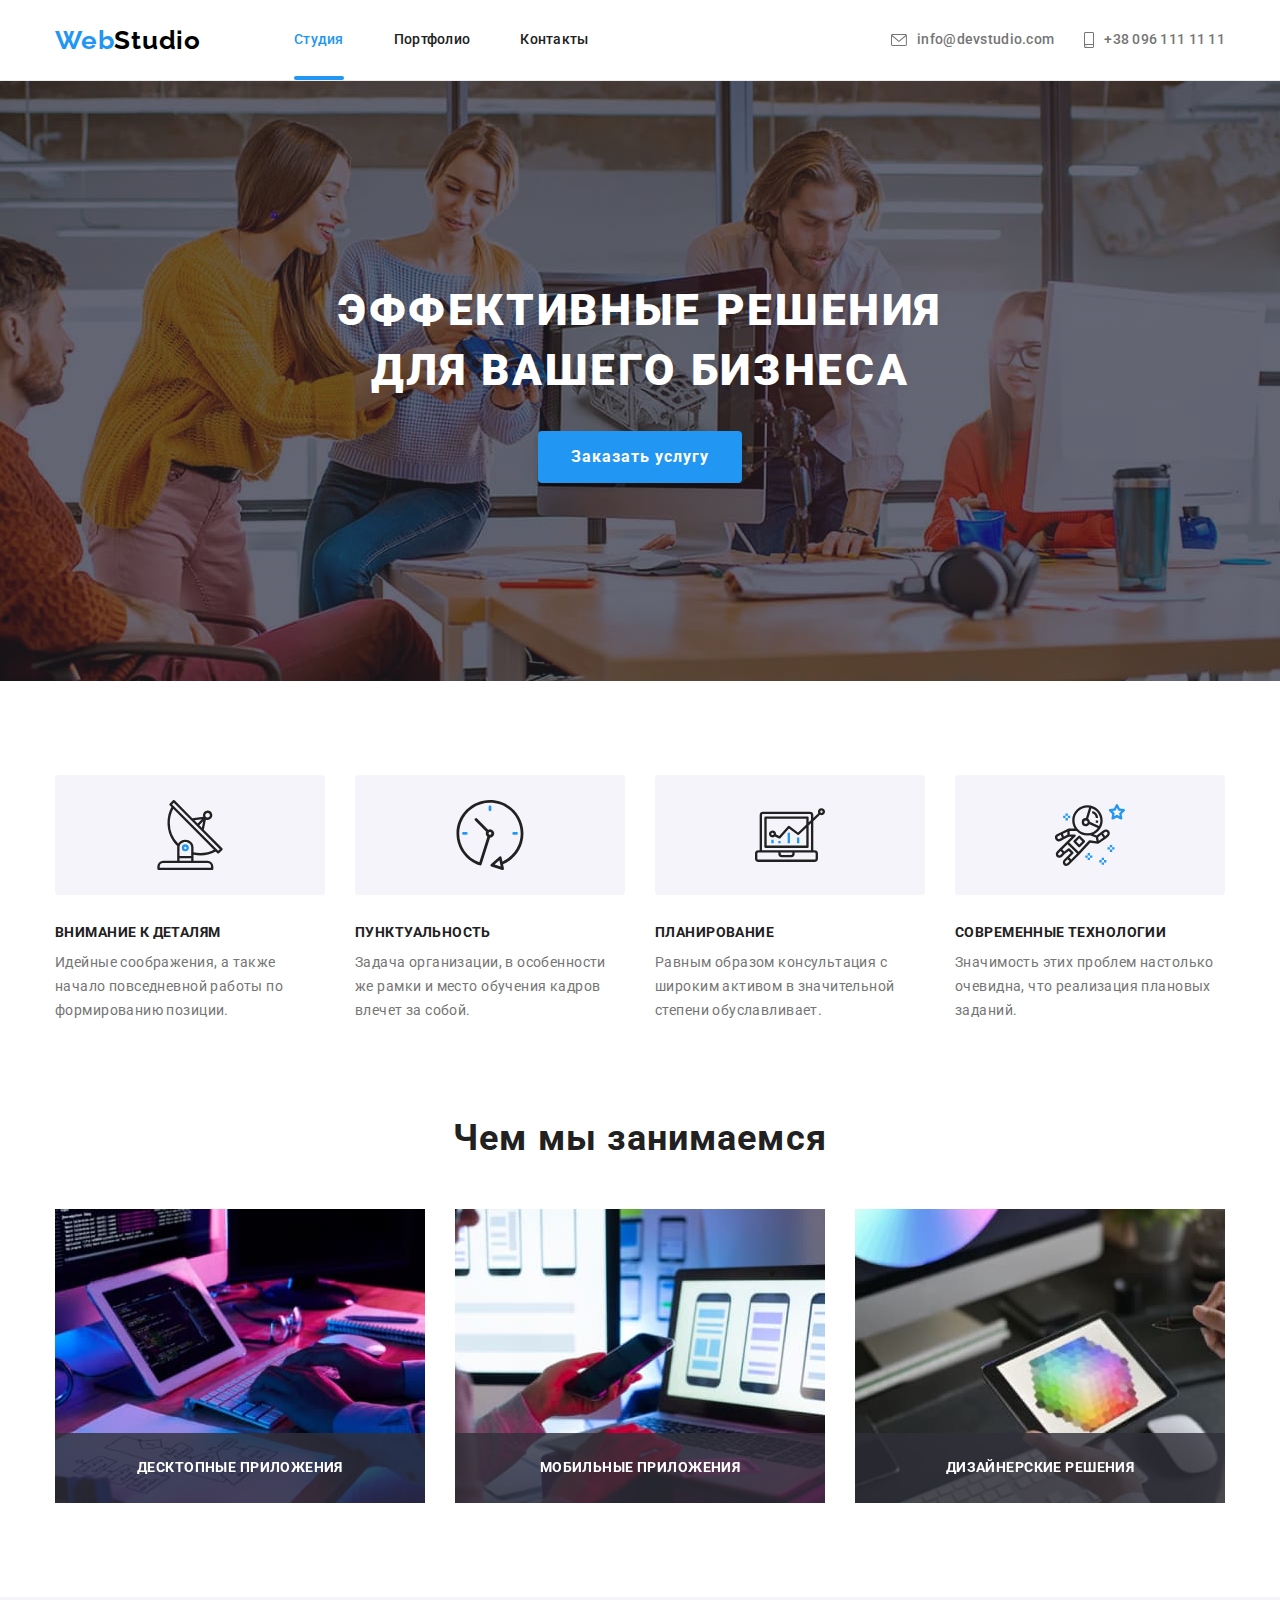
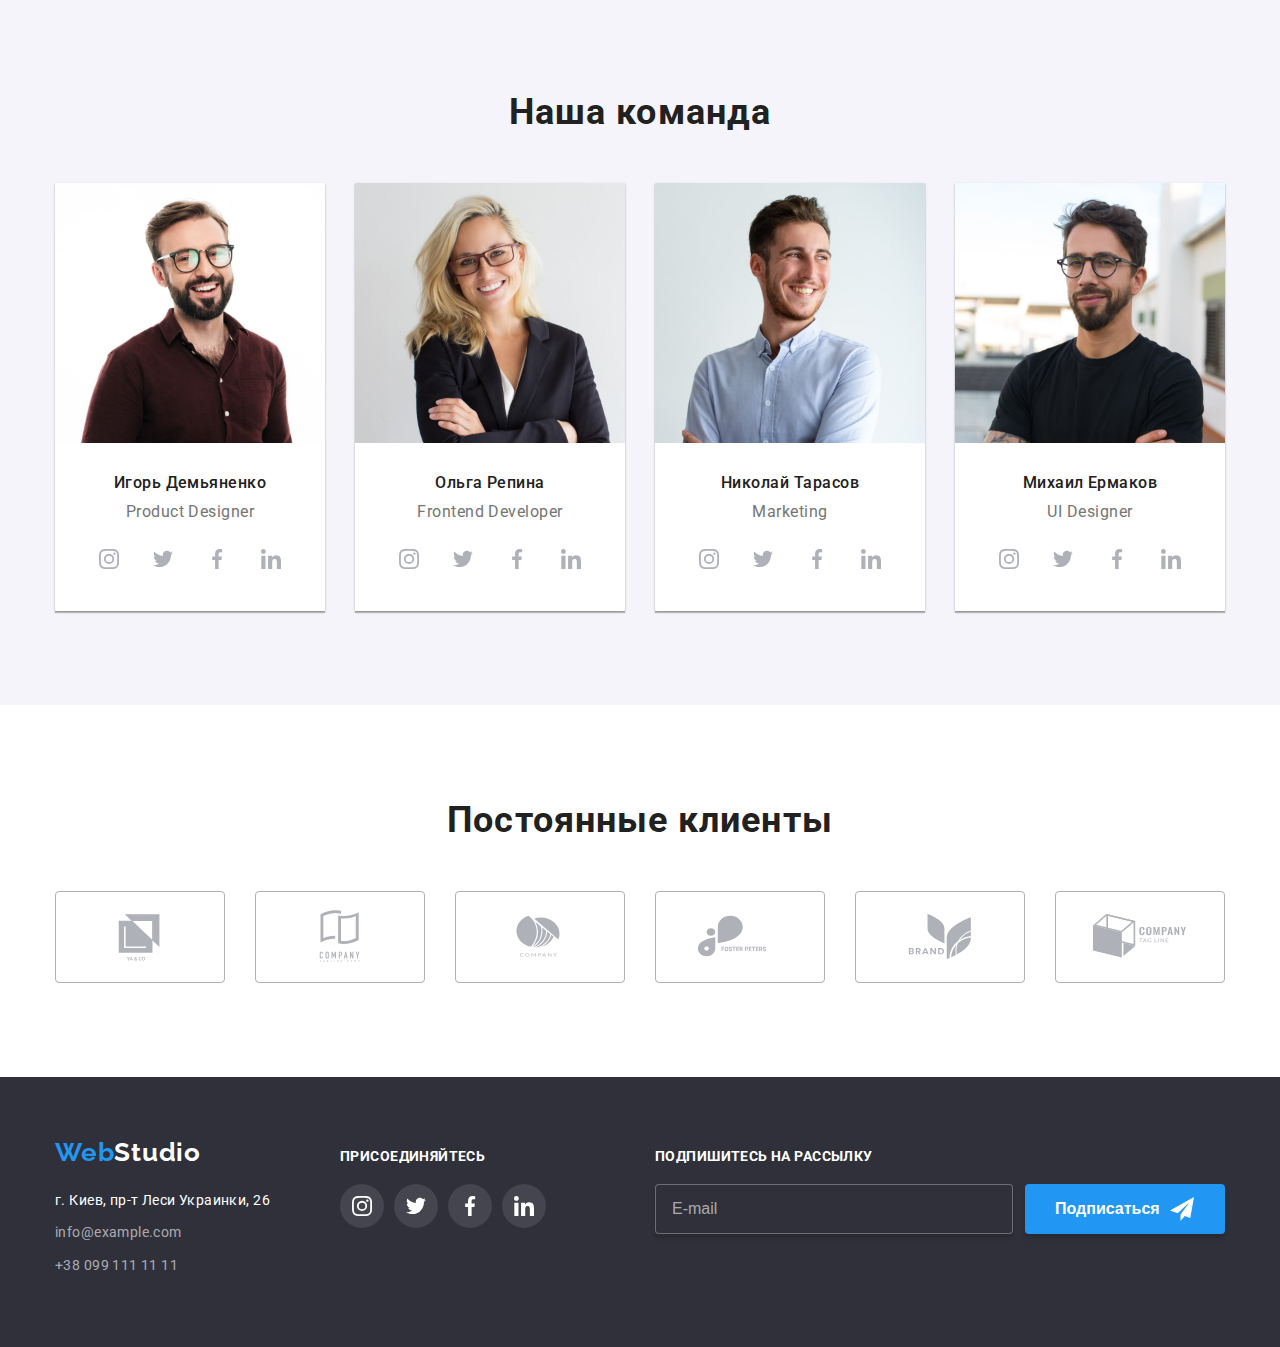
<file: index.html>
<!DOCTYPE html>
<html lang="ru">
  <head>
    <meta charset="UTF-8" />
    <meta http-equiv="X-UA-Compatible" content="IE=edge" />
    <meta name="viewport" content="width=device-width, initial-scale=1.0" />
    <title>Студия</title>
    <link rel="preconnect" href="https://fonts.googleapis.com" />
    <link rel="preconnect" href="https://fonts.gstatic.com" crossorigin />
    <link
      href="https://fonts.googleapis.com/css2?family=Raleway:wght@700&family=Roboto:wght@400;500;700;900&display=swap"
      rel="stylesheet"
    />
    <link rel="stylesheet" href="css/styles.css" />
  </head>

  <body class="page">
    <!-----------------------------Шапка--------------------->

    <header class="header">
      <div class="container header__page header__container">
        <nav class="header__nav">
          <a href="index.html" class="logo logo__header-size" lang="en"
            >Web<span class="logo__header-accent">Studio</span></a
          >

          <ul class="header-menu list">
            <li class="header-menu__item">
              <a
                href="#studio"
                class="header-menu__link link header-menu__current current"
                >Студия</a
              >
            </li>
            <li class="header-menu__item">
              <a href="./portfolio.html" class="header-menu__link link"
                >Портфолио</a
              >
            </li>
            <li class="header-menu__item">
              <a href="#contacts" class="header-menu__link link">Контакты</a>
            </li>
          </ul>
        </nav>

        <ul class="header-contacts list">
          <li class="header-contacts__item">
            <a
              class="link header-contacts__icons"
              href="mailto:info@devstudio.com"
              ><svg class="header-contacts__icon" width="16px" height="12px">
                <use
                  href="./images/icons.svg/symbol-defs.svg#icon-envelope"
                ></use>
              </svg>
              info@devstudio.com
            </a>
          </li>
          <li class="header-contacts__item">
            <a
              class="link header-contacts__icons"
              href="tel:+380961111111"
              class="link contact-icons"
            >
              <svg class="header-contacts__icon" width="10px" height="16px">
                <use
                  href="./images/icons.svg/symbol-defs.svg#icon-smartphone"
                ></use>
              </svg>

              +38 096 111 11 11</a
            >
          </li>
        </ul>
      </div>
    </header>

    <main>
      <!----------------------Герой------------------------->

      <section class="section hero">
        <div class="container hero">
          <h1 class="hero-title">Эффективные решения для вашего бизнеса</h1>
          <button data-modal-open type="button" class="button button-hero">
            Заказать услугу
          </button>
        </div>
      </section>
      <div data-modal class="backdrop is-hidden">
        <div class="model-wrapper">
          <button data-modal-close class="model-btn">
            <svg width="18" height="18">
              <use
                href="./images/icons.svg/symbol-defs1.svg#icon-close-modal"
              ></use>
            </svg>
          </button>
          <strong class="form-title"
            >Оставьте свои данные, мы вам перезвоним</strong
          >
          <form class="modal-form">
            <label class="form-group">
              <span class="form-label">Имя</span>
              <div class="form-input-container">
                <input
                  class="form-input"
                  type="text"
                  name="user-name"
                  required
                />
                <svg class="form-icon" width="18" height="18">
                  <use
                    href="./images/icons.svg/symbol-defss.svg#icon-person"
                  ></use>
                </svg>
              </div>
            </label>
            <label class="form-group">
              <span class="form-label">Телефон</span>
              <div class="form-input-container">
                <input
                  class="form-input"
                  type="fone"
                  name="user-fone"
                  required
                />
                <svg class="form-icon" width="18" height="18">
                  <use
                    href="./images/icons.svg/symbol-defss.svg#icon-phone"
                  ></use>
                </svg>
              </div>
            </label>
            <label class="form-group">
              <span class="form-label">Почта</span>
              <div class="form-input-container">
                <input
                  class="form-input"
                  type="email"
                  name="user-male"
                  required
                />
                <svg class="form-icon" width="18" height="18">
                  <use
                    href="./images/icons.svg/symbol-defss.svg#icon-email"
                  ></use>
                </svg>
              </div>
            </label>
            <label class="form-textarea">
              <span class="form-label">Комментарий</span>
              <textarea
                class="form-comments"
                name="comment-form"
                placeholder="Введите текст"
              ></textarea>
            </label>
            <label class="form-polisy-group">
              <input
                class="visually-hidden-checkbox checkbox"
                type="checkbox"
                required
              />
              <span class="custom-checkbox">
                <svg class="custom-checkbox-icon" width="20" height="20">
                  <use
                    href="./images/icons.svg/symbol-ds.svg#icon-Vector-3"
                  ></use>
                </svg>
              </span>
              <span class="form-polisy-decs">
                Соглашаюсь с рассылкой и принимаю
                <a class="checkbox-label-link" href="">Условия договора</a>
              </span>
            </label>
          </form>
          <button class="btn submit-btn" type="submit">Отправить</button>
        </div>
      </div>

      <!-- ============================================================================ -->
      <!------------------------------------Преимущества------------------------>
      <!-- =============================================================================== -->

      <section class="section">
        <div class="container">
          <h2 class="visually-hidden">Характеристики</h2>
          <ul class="feature-list list">
            <li class="feature-item">
              <div class="features-icon-block">
                <svg width="70px" height="70px">
                  <use
                    href="./images/icons.svg/symbol-defs.svg#icon-antenna"
                  ></use>
                </svg>
              </div>
              <h3 class="title">Внимание к деталям</h3>
              <p class="text">
                Идейные соображения, а также начало повседневной работы по
                формированию позиции.
              </p>
            </li>
            <li class="feature-item">
              <div class="features-icon-block">
                <svg width="70px" height="70px">
                  <use
                    href="./images/icons.svg/symbol-defs.svg#icon-clock"
                  ></use>
                </svg>
              </div>
              <h3 class="title">Пунктуальность</h3>
              <p class="text">
                Задача организации, в особенности же рамки и место обучения
                кадров влечет за собой.
              </p>
            </li>
            <li class="feature-item">
              <div class="features-icon-block">
                <svg width="70px" height="70px">
                  <use
                    href="./images/icons.svg/symbol-defs.svg#icon-diagram"
                  ></use>
                </svg>
              </div>
              <h3 class="title">Планирование</h3>
              <p class="text">
                Равным образом консультация с широким активом в значительной
                степени обуславливает.
              </p>
            </li>
            <li class="feature-item">
              <div class="features-icon-block">
                <svg width="70px" height="70px">
                  <use
                    href="./images/icons.svg/symbol-defs.svg#icon-astronaut"
                  ></use>
                </svg>
              </div>
              <h3 class="title">Современные технологии</h3>
              <p class="text">
                Значимость этих проблем настолько очевидна, что реализация
                плановых заданий.
              </p>
            </li>
          </ul>
        </div>
      </section>

      <!-------------------------- Примеры работ -------------->
      <section class="section work">
        <div class="container">
          <h2 class="section-title">Чем мы занимаемся</h2>

          <ul class="work__list list">
            <li class="work__item">
              <p class="work__text">Десктопные приложения</p>
              <img
                class="image"
                src="./images/img-1.jpg"
                alt="пользователь набирает верстку сайта"
                width="370"
                height="294"
              />
            </li>
            <li class="work__item">
              <img
                class="image"
                src="./images/img-2.jpg"
                alt="дизайн страниц телефона"
                width="370"
                height="294"
              />
              <p class="work__text">Мобильные приложения</p>
            </li>
            <li class="work__item">
              <img
                class="image"
                src="./images/img-3.jpg"
                alt="игра в планшете"
                width="370"
                height="294"
              />
              <p class="work__text">Дизайнерские решения</p>
            </li>
          </ul>
        </div>
      </section>

      <!----------------------Команда------------------>

      <section class="section team">
        <div class="container">
          <h2 class="section-title">Наша команда</h2>
          <ul class="team-list list">
            <li class="team-item">
              <img
                class="image team-photo"
                src="./images/imgphoto-1.jpg"
                alt="дизайнер-продукта"
                width="270"
                height="260"
              />

              <div class="social">
                <h3 class="title no-margin">Игорь Демьяненко</h3>
                <p class="text social-text" lang="en">Product Designer</p>
                <ul class="social-list">
                  <li class="social-nav">
                    <a
                      class="social-link"
                      href=""
                      lang="en"
                      aria-label="Instagram"
                    >
                      <svg class="social-icon" width="20px" height="20px">
                        <use
                          href="./images/icons.svg/symbol-defs.svg#icon-instagram-dark"
                        ></use>
                      </svg>
                    </a>
                  </li>
                  <li class="social-nav">
                    <a
                      class="social-link"
                      href=""
                      lang="en"
                      aria-label="Twitter"
                    >
                      <svg class="social-icon" width="20px" height="20px">
                        <use
                          href="./images/icons.svg/symb.svg#icon-twitter"
                        ></use>
                      </svg>
                    </a>
                  </li>
                  <li class="social-nav">
                    <a
                      class="social-link"
                      href=""
                      lang="en"
                      aria-label="Facebook"
                    >
                      <svg class="social-icon" width="20px" height="20px">
                        <use
                          href="./images/icons.svg/symbol-defs.svg#icon-facebook-dark"
                        ></use>
                      </svg>
                    </a>
                  </li>
                  <li class="social-nav">
                    <a
                      class="social-link"
                      href=""
                      lang="en"
                      aria-label="LinkedIn"
                    >
                      <svg class="social-icon" width="20px" height="20px">
                        <use
                          href="./images/icons.svg/symbol-defs.svg#icon-linkedin-dark"
                        ></use>
                      </svg>
                    </a>
                  </li>
                </ul>
              </div>
            </li>
            <li class="team-item">
              <img
                class="image team-photo"
                src="./images/imgphoto-2.jpg"
                alt="фронтенд-разработчик"
                width="270"
                height="260"
              />

              <div class="social">
                <h3 class="title">Ольга Репина</h3>
                <p class="text social-text" lang="en">Frontend Developer</p>
                <ul class="social-list">
                  <li class="social-nav">
                    <a
                      class="social-link"
                      href=""
                      lang="en"
                      aria-label="Instagram"
                    >
                      <svg class="social-icon" width="20px" height="20px">
                        <use
                          href="./images/icons.svg/symbol-defs.svg#icon-instagram-dark"
                        ></use>
                      </svg>
                    </a>
                  </li>
                  <li class="social-nav">
                    <a
                      class="social-link"
                      href=""
                      lang="en"
                      aria-label="Twitter"
                    >
                      <svg class="social-icon" width="20px" height="20px">
                        <use
                          href="./images/icons.svg/symb.svg#icon-twitter"
                        ></use>
                      </svg>
                    </a>
                  </li>
                  <li class="social-nav">
                    <a
                      class="social-link"
                      href=""
                      lang="en"
                      aria-label="Facebook"
                    >
                      <svg class="social-icon" width="20px" height="20px">
                        <use
                          href="./images/icons.svg/symbol-defs.svg#icon-facebook-dark"
                        ></use>
                      </svg>
                    </a>
                  </li>
                  <li class="social-nav">
                    <a
                      class="social-link"
                      href=""
                      lang="en"
                      aria-label="LinkedIn"
                    >
                      <svg class="social-icon" width="20px" height="20px">
                        <use
                          href="./images/icons.svg/symbol-defs.svg#icon-linkedin-dark"
                        ></use>
                      </svg>
                    </a>
                  </li>
                </ul>
              </div>
            </li>

            <li class="team-item">
              <img
                class="image team-photo"
                src="./images/imgphoto-3.jpg"
                alt="маркетолог"
                width="270"
                height="260"
              />

              <div class="social">
                <h3 class="title">Николай Тарасов</h3>
                <p class="text social-text" lang="en">Marketing</p>
                <ul class="social-list">
                  <li class="social-nav">
                    <a
                      class="social-link"
                      href=""
                      lang="en"
                      aria-label="Instagram"
                    >
                      <svg class="social-icon" width="20px" height="20px">
                        <use
                          href="./images/icons.svg/symbol-defs.svg#icon-instagram-dark"
                        ></use>
                      </svg>
                    </a>
                  </li>
                  <li class="social-nav">
                    <a
                      class="social-link"
                      href=""
                      lang="en"
                      aria-label="Twitter"
                    >
                      <svg class="social-icon" width="20" height="20">
                        <use
                          href="./images/icons.svg/symb.svg#icon-twitter"
                        ></use>
                      </svg>
                    </a>
                  </li>
                  <li class="social-nav">
                    <a
                      class="social-link"
                      href=""
                      lang="en"
                      aria-label="Facebook"
                    >
                      <svg class="social-icon" width="20" height="20">
                        <use
                          href="./images/icons.svg/symbol-defs.svg#icon-facebook-dark"
                        ></use>
                      </svg>
                    </a>
                  </li>
                  <li class="social-nav">
                    <a
                      class="social-link"
                      href=""
                      lang="en"
                      aria-label="LinkedIn"
                    >
                      <svg class="social-icon" width="20" height="20">
                        <use
                          href="./images/icons.svg/symbol-defs.svg#icon-linkedin-dark"
                        ></use>
                      </svg>
                    </a>
                  </li>
                </ul>
              </div>
            </li>
            <li class="team-item">
              <img
                class="image team-photo"
                src="./images/imgphoto-4.jpg"
                alt="дизайнер-интерфейса"
                width="270"
                height="260"
              />

              <div class="social">
                <h3 class="title">Михаил Ермаков</h3>
                <p class="text social-text" lang="en">UI Designer</p>
                <ul class="social-list">
                  <li class="social-nav">
                    <a
                      class="social-link"
                      href=""
                      lang="en"
                      aria-label="Instagram"
                    >
                      <svg class="social-icon" width="20" height="20">
                        <use
                          href="./images/icons.svg/symbol-defs.svg#icon-instagram-dark"
                        ></use>
                      </svg>
                    </a>
                  </li>
                  <li class="social-nav">
                    <a
                      class="social-link"
                      href=""
                      lang="en"
                      aria-label="Twitter"
                    >
                      <svg class="social-icon" width="20" height="20">
                        <use
                          href="./images/icons.svg/symb.svg#icon-twitter"
                        ></use>
                      </svg>
                    </a>
                  </li>
                  <li class="social-nav">
                    <a
                      class="social-link"
                      href=""
                      lang="en"
                      aria-label="Facebook"
                    >
                      <svg class="social-icon" width="20" height="20">
                        <use
                          href="./images/icons.svg/symbol-defs.svg#icon-facebook-dark"
                        ></use>
                      </svg>
                    </a>
                  </li>
                  <li class="social-nav">
                    <a
                      class="social-link"
                      href=""
                      lang="en"
                      aria-label="LinkedIn"
                    >
                      <svg class="social-icon" width="20" height="20">
                        <use
                          href="./images/icons.svg/symbol-defs.svg#icon-linkedin-dark"
                        ></use>
                      </svg>
                    </a>
                  </li>
                </ul>
              </div>
            </li>
          </ul>
        </div>
      </section>

      <!----------------------------------- Постоянные клиенты ----------------------------------------->

      <section class="clients section">
        <div class="container clients__container">
          <h2 class="clients__title section-title">Постоянные клиенты</h2>
          <ul class="list clients__list">
            <li class="clients__logo">
              <a href="" class="clients__link link">
                <svg class="clients__icon" width="106" height="60">
                  <use
                    href="./images/icons.svg/symbol-defs.svg#icon-Logo1"
                  ></use>
                </svg>
              </a>
            </li>
            <li class="clients__logo">
              <a href="" class="clients__link link">
                <svg class="clients__icon" width="106" height="60">
                  <use
                    href="./images/icons.svg/symbol-defs.svg#icon-Logo2"
                  ></use>
                </svg>
              </a>
            </li>
            <li class="clients__logo">
              <a href="" class="clients__link link">
                <svg class="clients__icon" width="106" height="60">
                  <use
                    href="./images/icons.svg/symbol-defs.svg#icon-Logo3"
                  ></use>
                </svg>
              </a>
            </li>
            <li class="clients__logo">
              <a href="" class="clients__link link">
                <svg class="clients__icon" width="106" height="60">
                  <use
                    href="./images/icons.svg/symbol-defs.svg#icon-Logo4"
                  ></use>
                </svg>
              </a>
            </li>
            <li class="clients__logo">
              <a href="" class="clients__link link">
                <svg class="clients__icon" width="106" height="60">
                  <use
                    href="./images/icons.svg/symbol-defs.svg#icon-Logo5"
                  ></use>
                </svg>
              </a>
            </li>
            <li class="clients__logo">
              <a href="" class="clients__link link">
                <svg class="clients__icon" width="106" height="60">
                  <use
                    href="./images/icons.svg/symbol-defs.svg#icon-Logo6"
                  ></use>
                </svg>
              </a>
            </li>
          </ul>
        </div>
      </section>
    </main>
    <!--------------------------------------Подвал страницы------------------------------------------------>

    <footer class="section footer">
      <div class="container section-conteiner-left-right">
        <div class="container footer-container">
          <div class="footer-contacts">
            <a href="index.html" class="logo footer-logo-margin" lang="en"
              >Web<span class="logo-footer">Studio</span></a
            >
            <address class="adress">
              <p class="footer-adress">г. Киев, пр-т Леси Украинки, 26</p>
              <ul class="footer-nav list">
                <li class="footer-link-item">
                  <a
                    href="mailto:info@example.com"
                    class="link link-mail footer-list"
                    >info@example.com</a
                  >
                </li>
                <li class="footer-link-item">
                  <a
                    href="tel:+380991111111"
                    class="link link-phone footer-list"
                    >+38 099 111 11 11</a
                  >
                </li>
              </ul>
            </address>
          </div>
          <div class="footer-social">
            <p class="footer-title">ПРИСОЕДИНЯЙТЕСЬ</p>
            <ul class="footer-social-list">
              <li class="footer-social-nav">
                <a
                  class="footer-social-link"
                  href=""
                  lang="en"
                  aria-label="Instagram"
                >
                  <svg class="footer-social-icon" width="20px" height="20px">
                    <use
                      href="./images/icons.svg/symbol-defs.svg#icon-instagram-dark"
                    ></use>
                  </svg>
                </a>
              </li>
              <li class="footer-social-nav">
                <a
                  class="footer-social-link"
                  href=""
                  lang="en"
                  aria-label="Twitter"
                >
                  <svg class="footer-social-icon" width="20px" height="20px">
                    <use href="./images/icons.svg/symb.svg#icon-twitter"></use>
                  </svg>
                </a>
              </li>
              <li class="footer-social-nav">
                <a
                  class="footer-social-link"
                  href=""
                  lang="en"
                  aria-label="Facebook"
                >
                  <svg class="footer-social-icon" width="20px" height="20px">
                    <use
                      href="./images/icons.svg/symbol-defs.svg#icon-facebook-dark"
                    ></use>
                  </svg>
                </a>
              </li>
              <li class="footer-social-nav">
                <a
                  class="footer-social-link"
                  href=""
                  lang="en"
                  aria-label="LinkedIn"
                >
                  <svg class="footer-social-icon" width="20px" height="20px">
                    <use
                      href="./images/icons.svg/symbol-defs.svg#icon-linkedin-dark"
                    ></use>
                  </svg>
                </a>
              </li>
            </ul>
          </div>
        </div>

        <!---------------------------------------------- Форма в футере ----------------------------------------------->
        <div class="footer-container-right">
          <b class="container-right-text">ПОДПИШИТЕСЬ НА РАССЫЛКУ</b>
          <form class="form-footer">
            <label for="email"></label>
            <input
              class="footer-input"
              type="email"
              name="email"
              id="email"
              placeholder="E-mail"
            />
            <div class="btn-send">
              <button class="footer-forma-button" type="submit">
                <span class="footer-button-text">Подписаться</span>

                <svg class="footer-btn" width="24px" height="24px">
                  <use
                    href="./images/icons.svg/symbol-defss.svg#icon-icon-send"
                  ></use>
                </svg>
              </button>
            </div>
          </form>
        </div>
      </div>
    </footer>
    <script src="./js/modal.js"></script>
  </body>
</html>
</file>
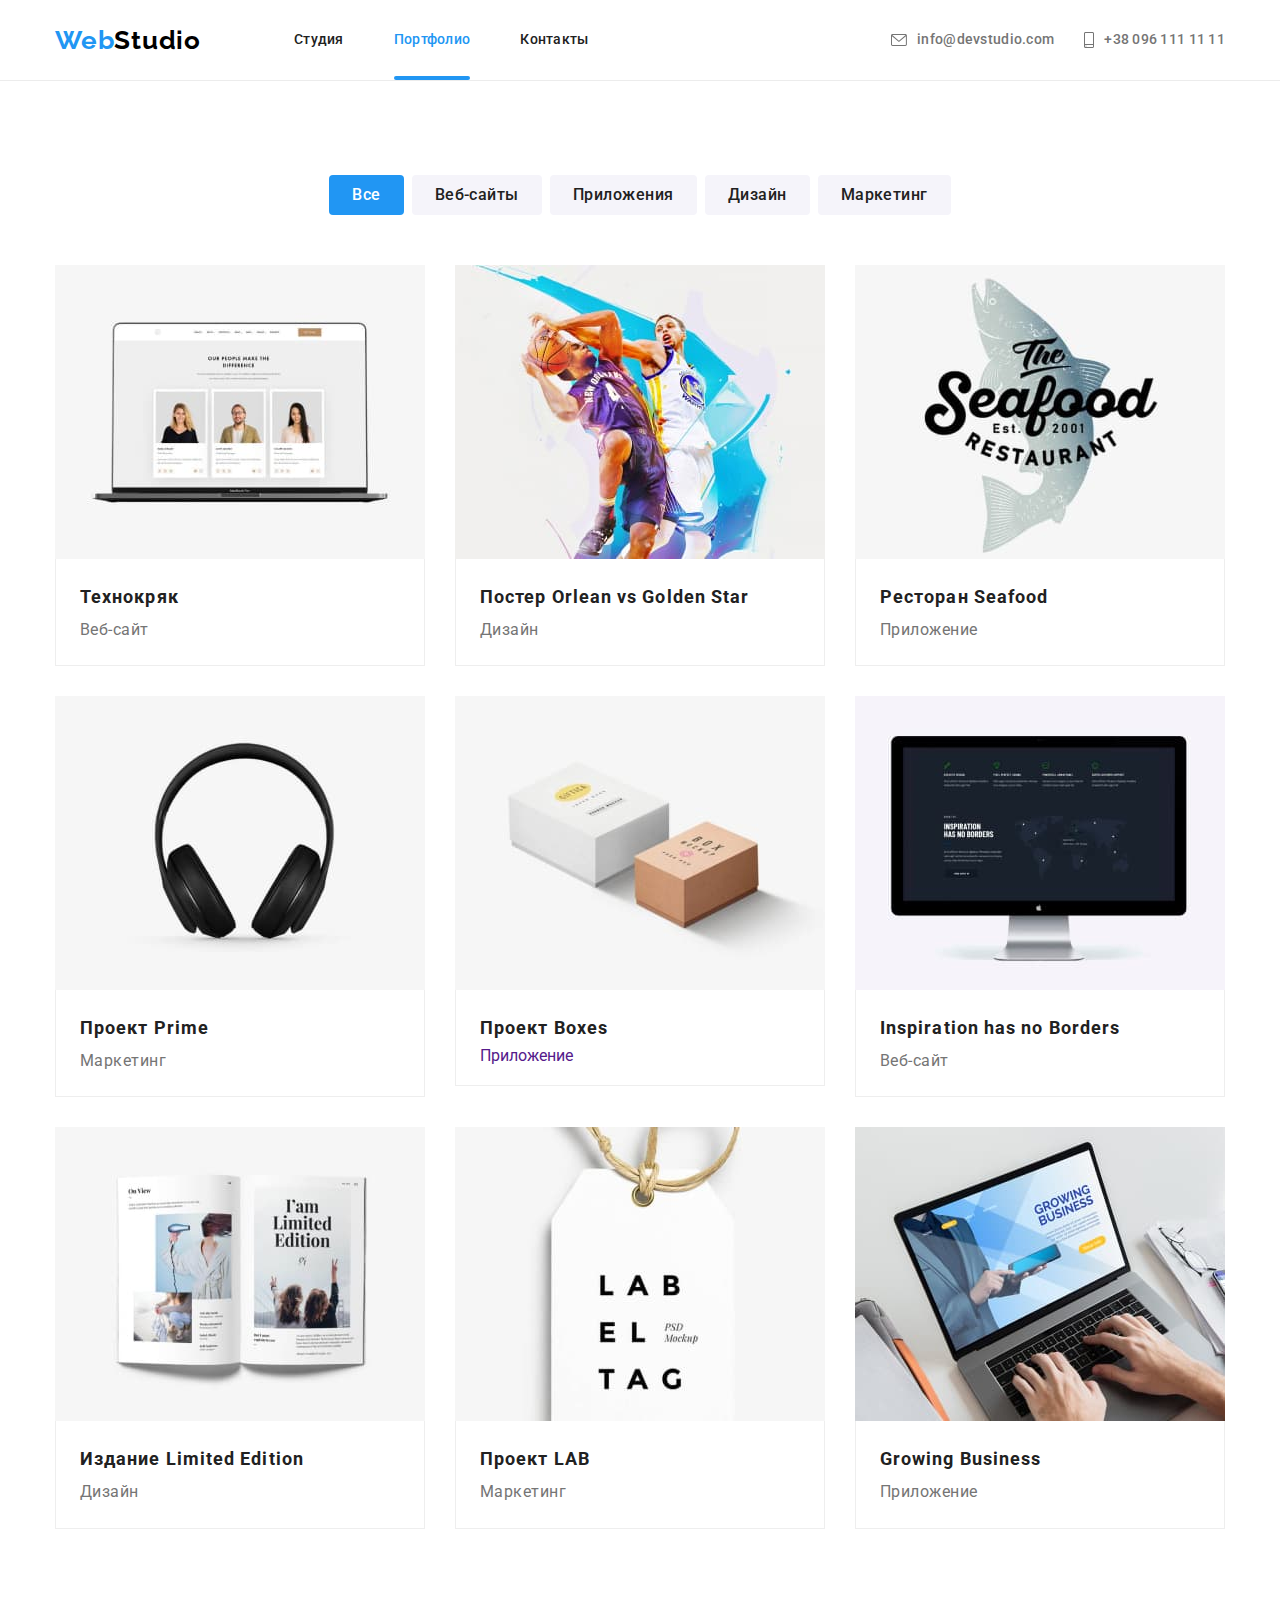
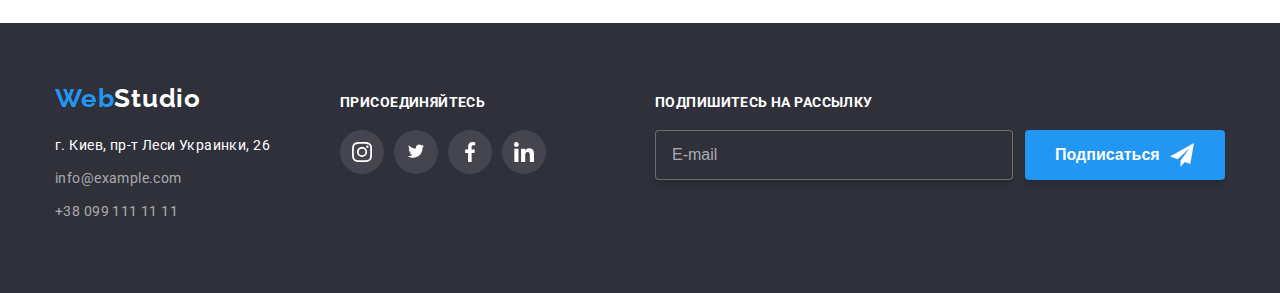
<file: portfolio.html>
<!DOCTYPE html>
<html lang="ru">
  <head>
    <meta charset="UTF-8" />
    <meta http-equiv="X-UA-Compatible" content="IE=edge" />
    <meta name="viewport" content="width=device-width, initial-scale=1.0" />
    <title>Студия</title>
    <link rel="preconnect" href="https://fonts.googleapis.com" />
    <link rel="preconnect" href="https://fonts.gstatic.com" crossorigin />
    <link
      href="https://fonts.googleapis.com/css2?family=Raleway:wght@700&family=Roboto:wght@400;500;700;900&display=swap"
      rel="stylesheet"
    />
    <link rel="stylesheet" href="css/styles.css" />
  </head>

  <body class="page">
    <!--Шапка-->

    <header class="header">
      <div class="container header__page header__container">
        <nav class="header__nav">
          <a href="index.html" class="logo logo__header-size" lang="en"
            >Web<span class="logo__header-accent">Studio</span></a
          >

          <ul class="header-menu list">
            <li class="header-menu__item">
              <a href="./index.html" class="header-menu__link link">Студия</a>
            </li>
            <li class="header-menu__item">
              <a
                href="#portfolio"
                class="header-menu__link link header-menu__current current"
                >Портфолио</a
              >
            </li>
            <li class="header-menu__item">
              <a href="#contacts" class="header-menu__link link">Контакты</a>
            </li>
          </ul>
        </nav>

        <ul class="header-contacts list">
          <li class="header-contacts__item">
            <a
              class="link header-contacts__icons"
              href="mailto:info@devstudio.com"
              ><svg class="header-contacts__icon" width="16px" height="12px">
                <use
                  href="./images/icons.svg/symbol-defs.svg#icon-envelope"
                ></use>
              </svg>
              info@devstudio.com
            </a>
          </li>
          <li class="header-contacts__item">
            <a class="link header-contacts__icons" href="tel:+380961111111">
              <svg class="header-contacts__icon" width="10px" height="16px">
                <use
                  href="./images/icons.svg/symbol-defs.svg#icon-smartphone"
                ></use>
              </svg>

              +38 096 111 11 11</a
            >
          </li>
        </ul>
      </div>
    </header>
    <main>
      <section class="portfolio">
        <div class="container portfolio-container">
          <h1 class="visually-hidden">Наши работы</h1>

          <ul class="filtrs list">
            <li class="filtrs__item">
              <button type="button" class="filtrs__btn filtrs__current">
                Все
              </button>
            </li>
            <li class="filtrs__item">
              <button type="button" class="filtrs__btn">Веб-сайты</button>
            </li>
            <li class="filtrs__item">
              <button type="button" class="filtrs__btn">Приложения</button>
            </li>
            <li class="filtrs__item">
              <button type="button" class="filtrs__btn">Дизайн</button>
            </li>
            <li class="filtrs__item">
              <button type="button" class="filtrs__btn">Маркетинг</button>
            </li>
          </ul>

          <ul class="gallery list">
            <li class="gallery__item">
              <a class="gallery__box" href="">
                <div class="gallery__blok">
                  <img
                    class="image"
                    src="./images/homework-two/img-1.jpg"
                    alt="открытая страница на мониторе ноутбука"
                    width="370"
                    height="294"
                  />
                  <div class="gallery__card">
                    <p class="gallery__text">
                      Ресурс предлагает комплексные предложения с разным уровнем
                      функционала и сервисов. Все это позволит посетителю
                      получить исчерпывающие сведения о компании или частном
                      лице.
                    </p>
                  </div>
                </div>
                <div class="gallery__description">
                  <h2 class="gallery__title">Технокряк</h2>
                  <p class="gallery__name">Веб-сайт</p>
                </div>
              </a>
            </li>
            <li class="gallery__item">
              <a class="gallery__box" href="">
                <div class="gallery__blok">
                  <img
                    class="image"
                    src="./images/homework-two/img-2.jpg"
                    alt="играющие баскетболисты на постере"
                    width="370"
                    height="294"
                  />
                  <div class="gallery__card">
                    <p class="gallery__text">
                      Ресурс предлагает комплексные предложения с разным уровнем
                      функционала и сервисов. Все это позволит посетителю
                      получить исчерпывающие сведения о компании или частном
                      лице.
                    </p>
                  </div>
                </div>
                <div class="gallery__description">
                  <h2 class="gallery__title">
                    Постер <span lang="en">Orlean vs Golden Star</span>
                  </h2>
                  <p class="gallery__name">Дизайн</p>
                </div></a
              >
            </li>
            <li class="gallery__item">
              <a class="gallery__box" href="">
                <div class="gallery__blok">
                  <img
                    class="image"
                    src="./images/homework-two/img-3.jpg"
                    alt="логотип рыбного ресторана"
                    width="370"
                    height="294"
                  />
                  <div class="gallery__card">
                    <p class="gallery__text">
                      Ресурс предлагает комплексные предложения с разным уровнем
                      функционала и сервисов. Все это позволит посетителю
                      получить исчерпывающие сведения о компании или частном
                      лице.
                    </p>
                  </div>
                </div>
                <div class="gallery__description">
                  <h2 class="gallery__title">
                    Ресторан <span lang="en">Seafood</span>
                  </h2>
                  <p class="gallery__name">Приложение</p>
                </div></a
              >
            </li>

            <li class="gallery__item">
              <a class="gallery__box" href="">
                <div class="gallery__blok">
                  <img
                    class="image"
                    src="./images/homework-two/img-4.jpg"
                    alt="наушники"
                    width="370"
                    height="294"
                  />
                  <div class="gallery__card">
                    <p class="gallery__text">
                      Ресурс предлагает комплексные предложения с разным уровнем
                      функционала и сервисов. Все это позволит посетителю
                      получить исчерпывающие сведения о компании или частном
                      лице.
                    </p>
                  </div>
                </div>
                <div class="gallery__description">
                  <h2 class="gallery__title">
                    Проект <span lang="en">Prime</span>
                  </h2>
                  <p class="gallery__name">Маркетинг</p>
                </div></a
              >
            </li>
            <li class="gallery__item">
              <a class="gallery__box" href=""
                ><div class="gallery__blok">
                  <img
                    class="image"
                    src="./images/homework-two/img-5.jpg"
                    alt="белая и коричневая коробки"
                    width="370"
                    height="294"
                  />
                  <div class="gallery__card">
                    <p class="gallery__text">
                      Ресурс предлагает комплексные предложения с разным уровнем
                      функционала и сервисов. Все это позволит посетителю
                      получить исчерпывающие сведения о компании или частном
                      лице.
                    </p>
                  </div>
                </div>
                <div class="gallery__description">
                  <h2 class="gallery__title">
                    Проект <span lang="en">Boxes</span>
                  </h2>
                  <p class="text-box">Приложение</p>
                </div></a
              >
            </li>
            <li class="gallery__item">
              <a class="gallery__box" href=""
                ><div class="gallery__blok">
                  <img
                    class="image"
                    src="./images/homework-two/img-6.jpg"
                    alt="монитор"
                    width="370"
                    height="294"
                  />
                  <div class="gallery__card">
                    <p class="gallery__text">
                      Ресурс предлагает комплексные предложения с разным уровнем
                      функционала и сервисов. Все это позволит посетителю
                      получить исчерпывающие сведения о компании или частном
                      лице.
                    </p>
                  </div>
                </div>
                <div class="gallery__description">
                  <h2 class="gallery__title" lang="en">
                    Inspiration has no Borders
                  </h2>
                  <p class="gallery__name">Веб-сайт</p>
                </div></a
              >
            </li>
            <li class="gallery__item">
              <a class="gallery__box" href=""
                ><div class="gallery__blok">
                  <img
                    class="image"
                    src="./images/homework-two/img-7.jpg"
                    alt="разворот журнала с картинками"
                    width="370"
                    height="294"
                  />
                  <div class="gallery__card">
                    <p class="gallery__text">
                      Ресурс предлагает комплексные предложения с разным уровнем
                      функционала и сервисов. Все это позволит посетителю
                      получить исчерпывающие сведения о компании или частном
                      лице.
                    </p>
                  </div>
                </div>
                <div class="gallery__description">
                  <h2 class="gallery__title">
                    Издание <span lang="en">Limited Edition</span>
                  </h2>
                  <p class="gallery__name">Дизайн</p>
                </div></a
              >
            </li>
            <li class="gallery__item">
              <a class="gallery__box" href=""
                ><div class="gallery__blok">
                  <img
                    class="image"
                    src="./images/homework-two/img-8.jpg"
                    alt="белая бирка с текстом"
                    width="370"
                    height="294"
                  />
                  <div class="gallery__card">
                    <p class="gallery__text">
                      Ресурс предлагает комплексные предложения с разным уровнем
                      функционала и сервисов. Все это позволит посетителю
                      получить исчерпывающие сведения о компании или частном
                      лице.
                    </p>
                  </div>
                </div>
                <div class="gallery__description">
                  <h2 class="gallery__title">
                    Проект <span lang="en">LAB</span>
                  </h2>
                  <p class="gallery__name">Маркетинг</p>
                </div></a
              >
            </li>
            <li class="gallery__item">
              <a class="gallery__box" href=""
                ><div class="gallery__blok">
                  <img
                    class="image"
                    src="./images/homework-two/img-9.jpg"
                    alt="пользователь работает в приложении для бизнеса"
                    width="370"
                    height="294"
                  />
                  <div class="gallery__card">
                    <p class="gallery__text">
                      Ресурс предлагает комплексные предложения с разным уровнем
                      функционала и сервисов. Все это позволит посетителю
                      получить исчерпывающие сведения о компании или частном
                      лице.
                    </p>
                  </div>
                </div>
                <div class="gallery__description">
                  <h2 class="gallery__title" lang="en">Growing Business</h2>
                  <p class="gallery__name">Приложение</p>
                </div></a
              >
            </li>
          </ul>
        </div>
      </section>
    </main>

    <!--Подвал страницы-->

    <footer class="section footer">
      <div class="container section-conteiner-left-right">
        <div class="container footer-container">
          <div class="footer-contacts">
            <a href="index.html" class="logo footer-logo-margin" lang="en"
              >Web<span class="logo-footer">Studio</span></a
            >
            <address class="adress">
              <p class="footer-adress">г. Киев, пр-т Леси Украинки, 26</p>
              <ul class="footer-nav list">
                <li class="footer-link-item">
                  <a
                    href="mailto:info@example.com"
                    class="link link-mail footer-list"
                    >info@example.com</a
                  >
                </li>
                <li class="footer-link-item">
                  <a
                    href="tel:+380991111111"
                    class="link link-phone footer-list"
                    >+38 099 111 11 11</a
                  >
                </li>
              </ul>
            </address>
          </div>
          <div class="footer-social">
            <p class="footer-title">ПРИСОЕДИНЯЙТЕСЬ</p>
            <ul class="footer-social-list">
              <li class="footer-social-nav">
                <a
                  class="footer-social-link"
                  href=""
                  lang="en"
                  aria-label="Instagram"
                >
                  <svg class="footer-social-icon" width="20px" height="20px">
                    <use
                      href="./images/icons.svg/symbol-defs.svg#icon-instagram-dark"
                    ></use>
                  </svg>
                </a>
              </li>
              <li class="footer-social-nav">
                <a
                  class="footer-social-link"
                  href=""
                  lang="en"
                  aria-label="Twitter"
                >
                  <svg class="footer-social-icon" width="20px" height="16.25px">
                    <use
                      href="./images/icons.svg/symbol-defs.svg#icon-twitter-dark"
                    ></use>
                  </svg>
                </a>
              </li>
              <li class="footer-social-nav">
                <a
                  class="footer-social-link"
                  href=""
                  lang="en"
                  aria-label="Facebook"
                >
                  <svg class="footer-social-icon" width="20px" height="20px">
                    <use
                      href="./images/icons.svg/symbol-defs.svg#icon-facebook-dark"
                    ></use>
                  </svg>
                </a>
              </li>
              <li class="footer-social-nav">
                <a
                  class="footer-social-link"
                  href=""
                  lang="en"
                  aria-label="LinkedIn"
                >
                  <svg class="footer-social-icon" width="20px" height="20px">
                    <use
                      href="./images/icons.svg/symbol-defs.svg#icon-linkedin-dark"
                    ></use>
                  </svg>
                </a>
              </li>
            </ul>
          </div>
        </div>

        <!---------------------------------------------- Форма в футере ----------------------------------------------->
        <div class="footer-container-right">
          <b class="container-right-text">ПОДПИШИТЕСЬ НА РАССЫЛКУ</b>
          <form class="form-footer">
            <label for="email"></label>
            <input
              class="footer-input"
              type="email"
              name="email"
              id="email"
              placeholder="E-mail"
            />
            <div class="btn-send">
              <button class="footer-forma-button" type="submit">
                <span class="footer-button-text">Подписаться</span>

                <svg class="footer-btn" width="24px" height="24px">
                  <use
                    href="./images/icons.svg/symbol-defss.svg#icon-icon-send"
                  ></use>
                </svg>
              </button>
            </div>
          </form>
        </div>
      </div>
    </footer>
    <script src="./js/modal.js"></script>
  </body>
</html>
</file>
<file: css/styles.css>
:root {
  --primary-text-color: #757575;
  --title-text-color: #212121;
  --accent-color: #2196f3;
  --hero-title-color: #ffffff;
  --background-hero-color: #2f303a;
  --footer-text-color: rgba(255, 255, 255, 0.6);
  --background-body-color: #ffffff;
  --background-team-color: #f5f4fa;
  --font-size-main: 14px;
  --icon-color: #afb1b8;
  --background-client-color: #e5e5e5;
  --text-card-color: #eeeeee;
}
html {
  box-sizing: border-box;
}

*,
*::before,
*::after {
  box-sizing: inherit;
}

.container {
  width: 1200px;
  padding-left: 15px;
  padding-right: 15px;
  margin-left: auto;
  margin-right: auto;
  /* outline: 2px solid teal; */
}
h1,
h2,
h3,
h4,
h5,
h6,
p {
  margin-top: 0;
  margin-bottom: 0;
}

ul {
  list-style: none;
  margin: 0px;
  padding: 0px;
}
.header-page {
  border-bottom: 1px solid #ececec;
}
body {
  margin: 0;

  background-color: var(--background-body-color);
  color: var(--title-text-color);
  font-family: Roboto, sans-serif;
}
.visually-hidden {
  position: absolute;
  white-space: nowrap;
  width: 1px;
  height: 1px;
  overflow: hidden;
  border: 0;
  padding: 0;
  clip: rect(0 0 0 0);
  clip-path: inset(50%);
  margin: -1px;
}

.list {
  list-style: none;
  padding: 0;
  margin: 0;
}
.no-margin {
  margin: 0;
}
.image {
  display: block;
  max-width: 100%;
  height: auto;
}
/* logo */

.logo__header-accent {
  color: #000000;
}
.logo {
  color: var(--accent-color);
  font-family: "Raleway";
  font-style: normal;
  font-weight: 700;
  font-size: 26px;
  line-height: 1.2;
  letter-spacing: 0.03em;
  text-decoration: none;
}
.logo__header-size {
  display: block;
  padding-top: 25px;
  padding-bottom: 24px;
  margin-right: 93px;
}
.header {
  border-bottom: 1px solid rgba(236, 236, 236, 1);
}
.header-menu__link.current::after {
  position: absolute;
  bottom: 0;
  left: 0;
  content: "";
  display: block;
  width: 100%;
  height: 4px;
  border-radius: 2px;
  background-color: var(--accent-color);
}

.header__nav {
  display: flex;
  align-items: center;
}
.header__page {
  display: flex;
  align-items: center;
}
.header-menu {
  display: flex;
}
.header-menu__item:not(:last-child) {
  margin-right: 50px;
}
.header-menu__item {
  position: relative;
}

.header-menu .link {
  display: block;
  padding-top: 32px;
  padding-bottom: 32px;

  color: var(--title-text-color);
  font-weight: 500;
  font-size: var(--font-size-main);
  line-height: 1.14;
  letter-spacing: 0.02em;
  text-decoration: none;

  transition-property: color;
  transition-duration: 250ms;
  transition-timing-function: cubic-bezier(0.4, 0, 0.2, 1);
}
.header-menu .link:hover,
.header-menu .link:focus {
  color: var(--accent-color);
}
.header-menu .link.current {
  color: var(--accent-color);
}
.header-contacts {
  display: flex;
  margin-left: auto;
  align-items: center;
}
.header-contacts__item:not(:last-child) {
  margin-right: 30px;
}
.header-contacts .link {
  display: flex;
  padding-top: 32px;
  padding-bottom: 32px;
  align-items: center;

  color: var(--primary-text-color);
  font-weight: 500;
  font-size: var(--font-size-main);
  line-height: 1.14;
  letter-spacing: 0.02em;
  text-decoration: none;

  transition-property: color;
  transition-duration: 250ms;
  transition-timing-function: cubic-bezier(0.4, 0, 0.2, 1);
}
.header-contacts .link:hover,
.header-contacts .link:focus {
  color: var(--accent-color);
}
.header-contacts__icon {
  margin-right: 10px;
  fill: currentColor;
}
.header-contacts__icons .header-contacts__icon:hover,
.header-contacts__icons .header-contacts__icon:focus {
  fill: var(--accent-color);
}

/*------------------------ Герой ---------------------*/

.section.hero {
  height: 600px;
  max-width: 1600px;
  padding-top: 200px;
  padding-bottom: 200px;
  margin-left: auto;
  margin-right: auto;
  background-image: linear-gradient(
      to right,
      rgba(47, 48, 58, 0.4),
      rgba(47, 48, 58, 0.4)
    ),
    url("../images/homework-three/bg-main.jpg");
  background-repeat: no-repeat;
  background-position: center;
  background-color: var(--background-hero-color);
  text-align: center;
}

.container.hero {
  width: 696px;
}

.hero-title {
  margin-top: 0;
  margin-bottom: 30px;

  color: var(--hero-title-color);
  font-weight: 900;
  font-size: 44px;
  line-height: 1.36;
  text-align: center;
  letter-spacing: 0.06em;
  text-transform: uppercase;
}
/* ---------------------------Кнопка--------------------------- */

.button-hero {
  display: flex;
  align-items: center;
  display: inline-block;
  border-radius: 4px;
  padding: 10px 32px;
  border: 1px solid transparent;
  min-width: 200px;

  color: var(--hero-title-color);
  background-color: var(--accent-color);
  cursor: pointer;
  font-family: inherit;
  font-weight: 700;
  font-size: 16px;
  line-height: 1.87;
  text-align: center;
  letter-spacing: 0.06em;
  box-shadow: 0px 4px 4px 0px rgba(0, 0, 0, 0.25);
  transition: transform 250ms cubic-bezier(0.4, 0, 0.2, 1);
  transition-property: background-color;
  transition-duration: 250ms;
  transition-timing-function: cubic-bezier(0.4, 0, 0.2, 1);
}
.button-hero:hover,
.button-hero:focus {
  background-color: #188ce8;
}
.button-close {
  position: absolute;
  top: 8px;
  right: 8px;

  display: flex;
  justify-content: center;
  align-items: center;
  padding: 0;
  margin: 0;
  width: 30px;
  height: 30px;

  color: #000;
  background-color: var(--hero-title-color);
  border: 1px solid rgba(0, 0, 0, 0.1);
  border-radius: 50%;
  cursor: pointer;
  transition-property: background-color;
  transition-duration: 250ms;
  transition-timing-function: cubic-bezier(0.4, 0, 0.2, 1);
}
.button-close:hover,
.button-close:focus {
  color: var(--accent-color);
}
/*---------------------------- Модальное окно ----------------------------*/

.backdrop {
  position: fixed;
  top: 0;
  left: 0;
  width: 100%;
  height: 100%;
  opacity: 1;
  background-color: rgba(0, 0, 0, 0.2);

  transition: opacity 250ms cubic-bezier(0.4, 0, 0.2, 1);
}

.backdrop.is-hidden {
  opacity: 0;
  pointer-events: none;
}

.backdrop.is-hidden .model-wrapper {
  transform: translate(-50%, -50%) scale(0.9);
}

.model-wrapper {
  position: absolute;
  top: 50%;
  left: 50%;
  width: 528px;
  padding: 40px;
  background-color: var(--background-body-color);
  box-shadow: 0px 1px 3px rgb(0 0 0 / 12%), 0px 1px 1px rgb(0 0 0 / 14%),
    0px 2px 1px rgb(0 0 0 / 20%);
  border-radius: 4px;
  transform: translate(-50%, -50%) scale(1);
  transition: transform cubic-bezier(0.4, 0, 0.2, 1);
}

.model-btn:hover,
.model-btn:focus {
  fill: var(--accent-color);
}

.model-btn {
  display: flex;
  align-items: center;
  justify-content: center;
  position: absolute;
  top: 8px;
  right: 8px;
  width: 30px;
  height: 30px;
  cursor: pointer;
  background: var(--background-body-color);
  border: 1px solid rgba(0, 0, 0, 0.1);
  border-radius: 50%;
  transition: fill 250ms cubic-bezier(0.4, 0, 0.2, 1);
}

/*---------------------Форма модального окна--------------------------*/
.form-group {
  display: block;
  margin-bottom: 10px;
}
textarea {
  resize: none;
}
.form-textarea {
  display: block;
  margin-bottom: 20px;
  width: 100%;
}

.form-title {
  display: block;
  font-weight: 700;
  font-size: 20px;
  line-height: 1.15;
  text-align: center;
  letter-spacing: 0.03em;
  margin-bottom: 12px;
}
.form-label {
  display: block;
  font-weight: 400;
  font-size: 12px;
  line-height: 1.16;
  letter-spacing: 0.01em;
  color: var(--primary-text-color);
  margin-bottom: 4px;
}

.form-input {
  width: 100%;
  padding: 14px 14px 14px 42px;

  border: 1px solid rgba(33, 33, 33, 0.2);
  border-radius: 4px;
  outline: transparent;
}

.form-input:hover,
.form-input:focus {
  border-color: var(--accent-color);
}

.form-input:hover + .form-icon,
.form-input:focus + .form-icon {
  fill: var(--accent-color);
}

.form-icon:hover,
.form-icon:focus {
  fill: var(--accent-color);
}

.form-input-container {
  display: flex;
  flex-direction: column;
  position: relative;
}

.form-group {
  position: relative;
}

.form-icon {
  position: absolute;
  bottom: 14px;
  left: 15px;
}

.form-comments {
  display: flex;
  width: 100%;
  height: 120px;
  margin-bottom: 17px;
  border: 1px solid rgba(33, 33, 33, 0.2);
  border-radius: 4px;
  padding: 12px 16px;
  outline: transparent;
}
.form-comments:hover,
.form-comments:focus {
  border-color: var(--accent-color);
}

.form-comments::placeholder {
  font-size: 14px;
  line-height: 16px;
  letter-spacing: 0.01em;
  color: rgba(117, 117, 117, 0.5);
}

.form-polisy-group {
  display: flex;
  font-weight: 400;
  font-size: 14px;
  line-height: 1.71;
  letter-spacing: 0.03em;
  align-items: center;
  justify-content: center;
  color: var(--second-text-color);
  cursor: pointer;
  margin-bottom: 30px;
}

.custom-checkbox {
  width: 16px;
  height: 15px;
  margin-right: 8px;
  display: flex;
  align-items: center;
  justify-content: center;

  border-radius: 4px;
  border: 2px solid #000000;
  outline-offset: -2px;
  cursor: pointer;
}

.custom-checkbox-icon {
  opacity: 0;
  transition: transform 250ms cubic-bezier(0.4, 0, 0.2, 1),
    opacity 250ms cubic-bezier(0.4, 0, 0.2, 1);
}

.checkbox:checked + .custom-checkbox-icon {
  opacity: 1;
}

.form-polisy-decs {
  font-weight: 400;
  font-size: 14px;
  line-height: 1.71;
  letter-spacing: 0.03em;

  color: var(--primary-text-color);
}

.visually-hidden-checkbox {
  position: absolute;
  width: 1px;
  height: 1px;
  margin: -1px;
  border: 0;
  padding: 0;
  white-space: nowrap;
  clip-path: inset(100%);
  clip: rect(0 0 0 0);
  overflow: hidden;
}

.checkbox:checked:focus + .custom-checkbox {
  background-color: var(--accent-color);
  border-color: var(--accent-color);
}

.checkbox:checked + .custom-checkbox .custom-checkbox-icon {
  opacity: 1;
}

.custom-checkbox-icon {
  opacity: 0;
  transition: 250ms cubic-bezier(0.4, 0, 0.2, 1);
  fill: #ffffff;
}

.checkbox-label-link {
  color: var(--accent-color);
}

.submit-btn {
  display: flex;
  margin-left: auto;
  margin-right: auto;
  justify-content: center;
  align-items: center;
  text-align: center;
  padding: 10px 16px;
  min-width: 200px;
  background-color: var(--accent-color);
  color: var(--background-body-color);
  font-weight: 700;
  font-size: 16px;
  line-height: 1.87;
  letter-spacing: 0.06em;
  cursor: pointer;
  border-width: 0;
  border-radius: 4px;
  box-shadow: 0px 4px 4px rgb(0 0 0 / 15%);
  transition: background-color 250ms cubic-bezier(0.4, 0, 0.2, 1);
}

.form-input-container:focus-within {
  fill: var(--accent-color);
  border-color: var(--accent-color);
}

/*---------------------------- section----------------------- */

.section {
  padding-top: 94px;
  padding-bottom: 94px;
  background-color: var(--background-body-color);
}

.section .no-padding {
  padding-top: 0;
  padding-bottom: 0;
}
.section-title {
  margin-bottom: 50px;

  color: var(--title-text-color);
  font-weight: 700;
  font-size: 36px;
  line-height: 1.17;
  text-align: center;
  letter-spacing: 0.03em;
}
/*---------------------- Преимущества----------------- */
.feature-list {
  display: flex;
}
.feature-item {
  width: 270px;
}
.feature-item::before {
  content: "";
}
.feature-item:not(:last-child) {
  margin-right: 30px;
}

.feature-list .title {
  margin-bottom: 10px;

  color: var(--title-text-color);
  font-weight: 700;
  font-size: var(--font-size-main);
  line-height: 1.14;
  letter-spacing: 0.03em;
  text-transform: uppercase;
}
.features-icon-block {
  display: flex;
  width: 100%;
  height: 120px;
  margin-bottom: 30px;

  justify-content: center;
  align-items: center;

  background-color: var(--background-team-color);
  border-radius: 4px;
}

.feature-list .text {
  color: var(--primary-text-color);

  font-size: var(--font-size-main);
  line-height: 1.71;

  letter-spacing: 0.03em;
}

/*--------------------- Примеры работ-------------------- */

.work {
  padding-top: 0px;
}
.work__list {
  display: flex;
}
.work__item {
  position: relative;

  margin-right: 30px;
}
.work__item:last-child {
  margin-right: 0;
}
.work__text {
  position: absolute;
  bottom: 0;
  right: 0;
  width: 100%;
  display: flex;
  justify-content: center;
  align-items: center;

  width: 370px;
  height: 70px;
  background: rgba(47, 48, 58, 0.8);
  color: var(--hero-title-color);

  font-weight: 700;
  font-size: var(--font-size-main);
  line-height: 1.14;
  letter-spacing: 0.03em;
  text-transform: uppercase;
}

/*------------------------Команда --------------------------------*/
.section.team {
  background-color: var(--background-team-color);
}
.team-list {
  display: flex;
}
.team-item {
  width: 270px;
  background: var(--background-body-color);

  box-shadow: 0px 2px 1px 0px rgba(0, 0, 0, 0.2),
    0px 1px 1px 0px rgba(0, 0, 0, 0.14), 0px 1px 3px 0px rgba(0, 0, 0, 0.12);
}
.team-item:not(:last-child) {
  margin-right: 30px;
}

.team-list .title {
  margin-bottom: 10px;

  color: var(--title-text-color);
  font-weight: 500;
  font-size: 16px;
  line-height: 1.19;
  text-align: center;
  letter-spacing: 0.03em;
}
.team-list .text {
  color: var(--primary-text-color);
  font-size: 16px;
  line-height: 1.19;
  text-align: center;
  letter-spacing: 0.03em;
}
.social {
  padding-top: 30px;
  padding-right: 32px;
  padding-bottom: 30px;
  padding-left: 32px;
}
.social-nav {
  width: 44px;
  height: 44px;
  justify-content: center;
}
.social-nav:last-child {
  margin-right: 0;
}

.social-link {
  display: flex;
  justify-content: center;
  align-items: center;
  cursor: pointer;
  background-color: var(--background-body-color);
  width: 44px;
  height: 44px;
  border-radius: 50%;

  transition-property: fill, background-color;
  transition-duration: 250ms;
  transition-timing-function: cubic-bezier(0.4, 0, 0.2, 1);
}
.social-link:hover .social-icon,
.social-link:focus .social-icon {
  background-color: var(--accent-color);
  fill: var(--hero-title-color);
}
.social-link:hover,
.social-link:focus {
  background-color: var(--accent-color);
  fill: var(--hero-title-color);
}
.social-icon {
  fill: var(--icon-color);

  transition-property: fill;
  transition-duration: 250ms;
  transition-timing-function: cubic-bezier(0.4, 0, 0.2, 1);
}
.social-text {
  margin-bottom: 16px;
}

.social-list {
  display: flex;
  justify-content: center;
}

.social-nav:not(:last-child) {
  margin-right: 10px;
}

/*---------------------- Постоянные клиенты------------------------------- */
.clients__list {
  display: flex;
  justify-content: center;
  align-items: center;
}
.clients__link {
  display: flex;
  justify-content: center;
  align-items: center;
  width: 170px;
  height: 92px;
  border-radius: 4px;
  border: 1px solid var(--icon-color);

  transition-property: border;
  transition-duration: 250ms;
  transition-timing-function: cubic-bezier(0.4, 0, 0.2, 1);
}
.clients__icon {
  fill: var(--icon-color);

  transition-property: fill;
  transition-duration: 250ms;
  transition-timing-function: cubic-bezier(0.4, 0, 0.2, 1);
}
.clients__logo:not(:last-child) {
  margin-right: 30px;
}
.clients__link:hover .clients__icon,
.clients__link:focus .clients__icon {
  fill: var(--accent-color);
  color: var(--accent-color);
}
.clients__link:hover,
.clients__link:focus {
  border: 1px solid var(--accent-color);
}

/* --------------------------------------Подвал------------------------- */

.section.footer {
  padding-top: 60px;
  padding-bottom: 60px;

  background-color: var(--background-hero-color);
}

.footer-container {
  display: flex;
  justify-content: flex-start;
  align-items: baseline;
  margin-right: auto;
}

.footer-social {
  display: block;
  justify-content: center;
  align-items: baseline;
}

.footer-social-nav {
  display: flex;
  justify-content: center;
  align-items: center;
  cursor: pointer;

  width: 44px;
  height: 44px;

  transition-property: background-color;
  transition-duration: 250ms;
  transition-timing-function: cubic-bezier(0.4, 0, 0.2, 1);
}
.footer-social-nav:not(:last-child) {
  margin-right: 10px;
}
.footer-social-link:hover,
.footer-social-link:focus + .footer-social-icon {
  background-color: var(--accent-color);
  border: var(--accent-color);
}
.footer-link-item .link-mail,
.footer-link-item .link-phone {
  transition: color 250ms cubic-bezier(0.4, 0, 0.2, 1);
}
.footer-link-item .link-phone:hover,
.footer-link-item .link-phone:focus {
  color: var(--accent-color);
}
.footer-link-item .link-mail:hover,
.footer-link-item .link-mail:focus {
  color: var(--accent-color);
}

.footer-social-list {
  display: flex;
  justify-content: center;
  align-items: center;
}

.footer-social-link {
  width: 100%;
  height: 100%;
  justify-content: center;
  align-items: center;
  display: flex;
  transition-property: color;
  transition-duration: 250ms;
  transition-timing-function: cubic-bezier(0.4, 0, 0.2, 1);
  color: var(--hero-title-color);
  border-radius: 50%;
  background-color: rgba(255, 255, 255, 0.1);
}

.footer-social-link:hover,
.footer-social-link:focus {
  background-color: var(--accent-color);
  border-color: var(--accent-color);
}

.footer-social-icon {
  fill: currentColor;
  transition: background-color 250ms cubic-bezier(0.4, 0, 0.2, 1);
}

.footer-container {
  display: flex;
}

.footer-contacts {
  margin-right: 70px;
}

.footer-title {
  color: var(--hero-title-color);

  margin-bottom: 20px;

  font-weight: 700;
  font-size: var(--font-size-main);
  line-height: 16px;
  text-transform: uppercase;
  letter-spacing: 0.03em;
}

.footer-adress {
  color: var(--hero-title-color);
  font-family: "Roboto";
  font-style: normal;
  font-size: var(--font-size-main);
  line-height: 1.71;
  letter-spacing: 0.03em;
  margin-bottom: 9px;
}

.logo-footer {
  color: var(--hero-title-color);
}

.footer-logo-margin {
  display: inline-block;
  margin-bottom: 20px;
  text-decoration: none;
}

.footer-link-item {
  margin-bottom: 9px;
}

.adress {
  font-style: inherit;
}

.footer-nav .link {
  display: block;
  margin-right: auto;
  margin-bottom: 9px;
  color: var(--footer-text-color);
  font-style: normal;
  font-size: var(--font-size-main);
  line-height: 1.71;
  letter-spacing: 0.03em;
  text-decoration: none;
}

.footer-social-link .link:hover,
.footer-social-link .link:focus {
  color: var(--accent-color);
}

.link.link-phone {
  margin-bottom: 0;
}
.section-conteiner-left-right .footer-container {
  padding-right: 0;
  padding-left: 0;
}

/*--------------- Форма в футере--------------------------- */

.section-conteiner-left-right {
  display: flex;
  justify-content: flex-start;
  align-items: baseline;
}
.container-right-text {
  display: block;
  color: var(--hero-title-color);

  margin-bottom: 20px;

  font-weight: 700;
  font-size: var(--font-size-main);
  line-height: 16px;
  text-transform: uppercase;
  letter-spacing: 0.03em;
}
.footer-input {
  display: block;
  width: 358px;
  height: 50px;
  padding: 15px 16px;

  font-size: 16px;
  line-height: 1.25;
  color: var(--hero-title-color);
  background-color: var(--background-hero-color);
  border: 1px solid rgba(255, 255, 255, 0.3);
  border-radius: 4px;
  box-shadow: 0px 4px 4px rgba(0, 0, 0, 0.15);
  margin-right: 12px;
  transition: border-color 250ms cubic-bezier(0.4, 0, 0.2, 1);
}
.footer-input:hover {
  outline: 0;
  border-color: var(--hero-title-color);
}
.footer-input:focus {
  outline: 0;
  border-color: var(--hero-title-color);
}

.footer-input:focus {
  background-color: transparent;
  border: 1px solid rgba(255, 255, 255, 0.3);
  color: rgba(255, 255, 255, 0.6);
}
.footer-input::placeholder {
  color: rgba(255, 255, 255, 0.6);
}

.footer-forma-button {
  padding-top: 10px;
  padding-right: 28px;
  padding-bottom: 10px;
  padding-left: 29px;
  display: flex;
  min-width: 200px;
  height: 50px;
  cursor: pointer;
  background-color: var(--accent-color);
  box-shadow: 0px 4px 4px 0px rgba(0, 0, 0, 0.15);
  border: 1px solid transparent;
  border-radius: 4px;
  align-items: center;
  transition-property: background-color, box-shadow;
  transition-duration: 250ms;
  transition-timing-function: cubic-bezier(0.4, 0, 0.2, 1);
}

.footer-forma-button:hover,
.footer-forma-button :focus {
  background-color: #188ce8;
  box-shadow: 0px 4px 4px 0px rgba(0, 0, 0, 0.25);
}
.footer-forma-button .footer-button-text {
  color: var(--hero-title-color);
  display: block;
  font-weight: 700;
  font-size: 16px;
  line-height: 30px;

  letter-spacing: 1.9;
  margin-right: 10px;
}
.form-footer {
  display: flex;
}
.footer-btn {
  display: inline-block;
  fill: var(--hero-title-color);
}
.e-mail {
  display: inline-block;
  color: rgba(255, 255, 255, 0.6);
}

/* -----------------------------------------------------Стили для ПОРТФОЛИО -------------------*/

.portfolio {
  padding-top: 94px;
  padding-bottom: 94px;
}

.filtrs {
  display: flex;
  justify-content: center;
  margin-bottom: 50px;
}
.gallery {
  display: flex;
  flex-wrap: wrap;
}
.filtrs__item {
  margin-right: 8px;
}
.filtrs__item:last-child {
  margin-right: 0;
}
.gallery__item {
  width: 370px;
  margin-right: 30px;
  margin-bottom: 30px;

  transition-property: box-shadow;
  transition-duration: 250ms;
  transition-timing-function: cubic-bezier(0.4, 0, 0.2, 1);
}
.gallery__item:nth-child(3n) {
  margin-right: 0px;
}
.gallery__item:nth-last-child(-n + 3) {
  margin-bottom: 0;
}

.filtrs__btn {
  display: inline-block;
  border: 1px solid transparent;
  border-radius: 4px;
  padding: 6px 22px;
  min-width: 103px;

  color: var(--title-text-color);
  background-color: var(--background-team-color);
  cursor: pointer;
  font-family: inherit;
  font-weight: 500;
  font-size: 16px;
  line-height: 1.63;
  text-align: center;
  letter-spacing: 0.03em;

  transition-property: color, background-color, box-shadow;
  transition-duration: 250ms;
  transition-timing-function: cubic-bezier(0.4, 0, 0.2, 1);
}

.filtrs__btn:hover,
.filtrs__btn:focus {
  color: var(--hero-title-color);
  background-color: var(--accent-color);
  box-shadow: 0px 2px 2px 0px rgba(0, 0, 0, 0.12),
    0px 1px 2px 0px rgba(0, 0, 0, 0.08), 0px 3px 1px 0px rgba(0, 0, 0, 0.1);
}

.filtrs__current {
  display: inline-block;
  border: 1px solid transparent;
  border-radius: 4px;
  padding: 6px 22px;
  min-width: 73px;

  color: var(--background-body-color);
  background-color: var(--accent-color);
  cursor: pointer;
  font-family: inherit;
  font-weight: 500;
  font-size: 16px;
  line-height: 1.63;
  text-align: center;
  letter-spacing: 0.03em;
}

.gallery__box {
  display: inline-block;
  text-decoration: none;

  transition-property: box-shadow;
  transition-duration: 250ms;
  transition-timing-function: cubic-bezier(0.4, 0, 0.2, 1);
}
.gallery__box:hover,
.gallery__box:focus {
  box-shadow: 1px 4px 6px 0px rgba(0, 0, 0, 0.16),
    0px 4px 4px 0px rgba(0, 0, 0, 0.06), 0px 1px 1px 0px rgba(0, 0, 0, 0.12);
}

.gallery__blok {
  position: relative;
  overflow: hidden;
}
.gallery__text {
  font-weight: 400;
  font-size: 18px;
  line-height: 1.56;
  letter-spacing: 0.03em;
}

.gallery__card {
  position: absolute;
  left: 0;
  top: 0;

  width: 100%;
  height: 100%;
  padding: 63px 24px;

  font-size: 18px;
  line-height: 1.55;

  color: var(--hero-title-color);
  background-color: rgba(33, 150, 243, 0.9);

  transition: transform 250ms cubic-bezier(0.4, 0, 0.2, 1);
  transform: translateY(101%);
}

.gallery__box:hover .gallery__card,
.gallery__box:focus .gallery__card {
  transform: translateY(0);
}

.gallery__title {
  color: var(--title-text-color);
  font-family: "Roboto";
  font-style: normal;
  font-weight: 700;
  font-size: 18px;
  line-height: 2;
  letter-spacing: 0.06em;
  text-decoration: none;
}
.gallery__title .text {
  font-family: "Roboto";
  font-style: normal;
  font-weight: 400;
  font-size: 16px;
  line-height: 1.9;
  letter-spacing: 0.03em;
  color: var(--primary-text-color);
}

.gallery__name {
  color: var(--primary-text-color);
  font-size: 16px;
  line-height: 1.88;
  letter-spacing: 0.03em;
  text-decoration: none;
}
.gallery__description {
  padding: 20px 24px;
  border-bottom: 1px solid var(--text-card-color);
  border-right: 1px solid var(--text-card-color);
  border-left: 1px solid var(--text-card-color);
}
</file>
